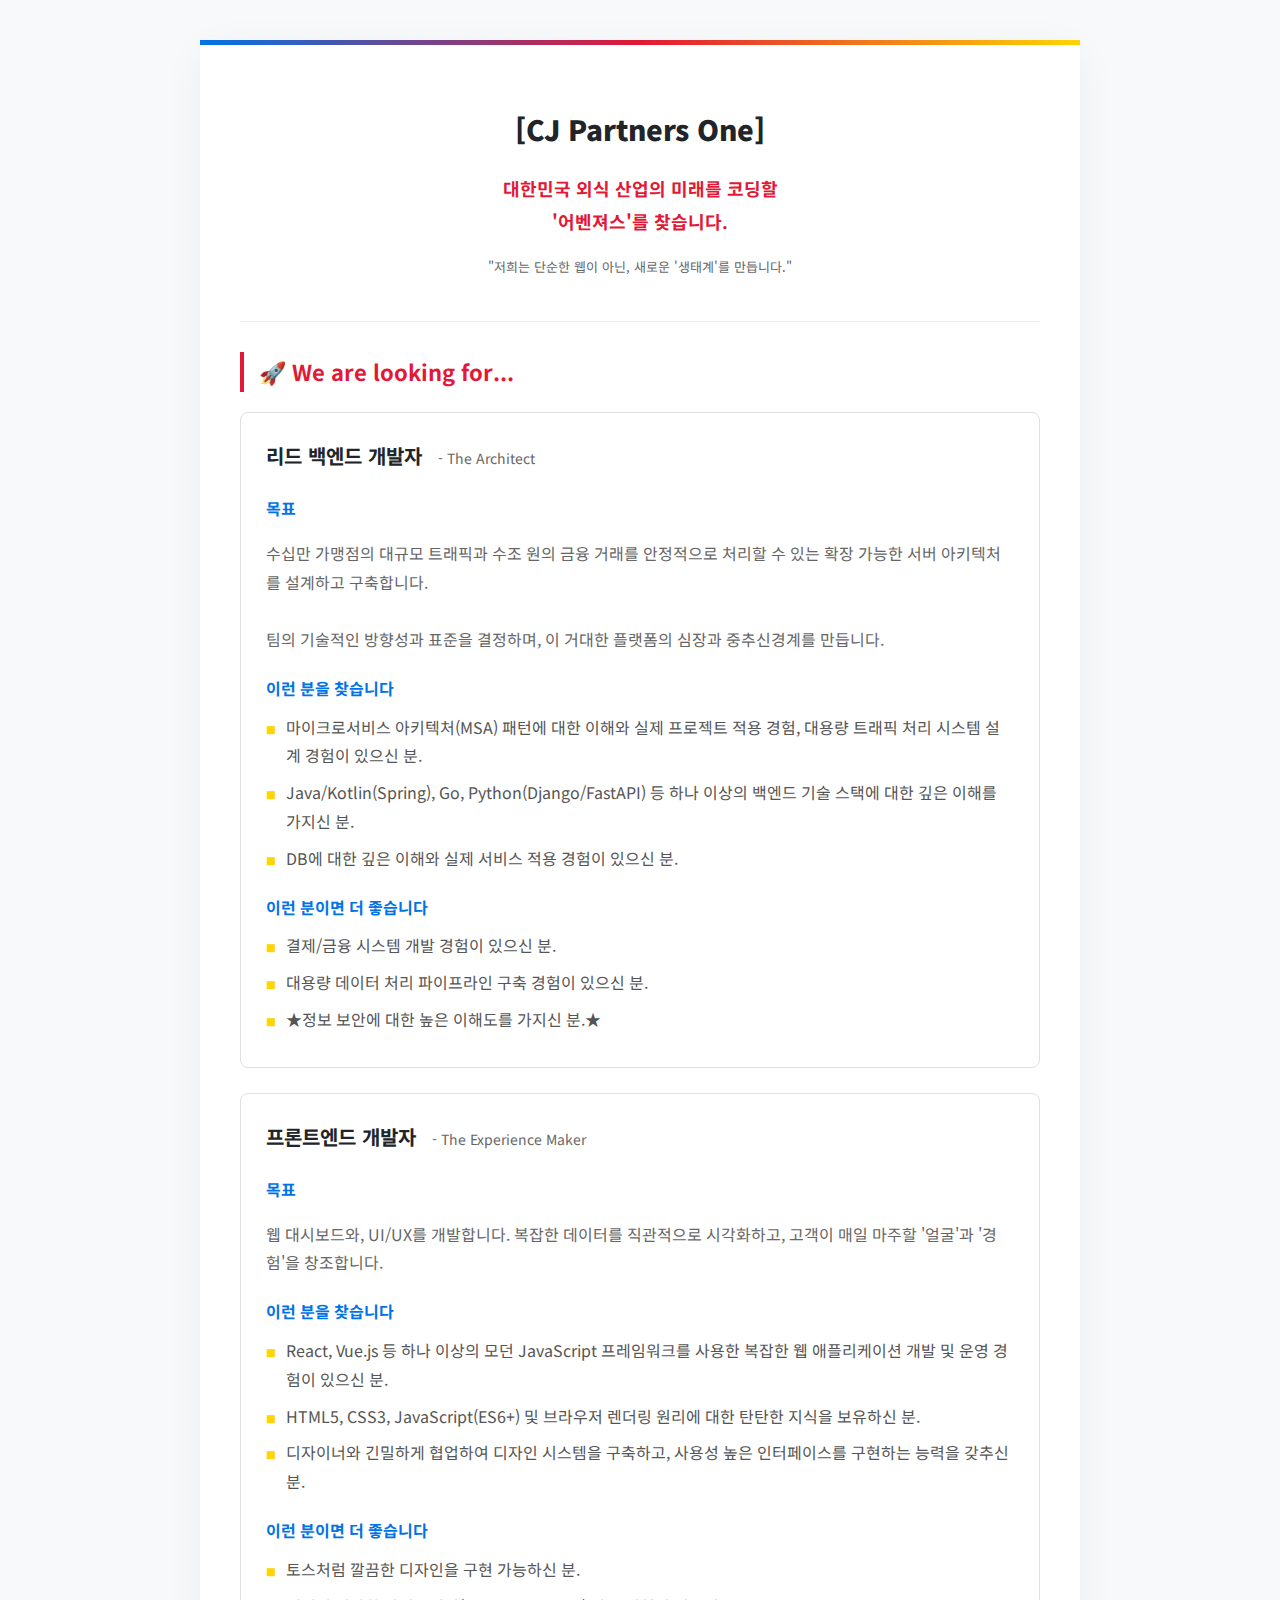
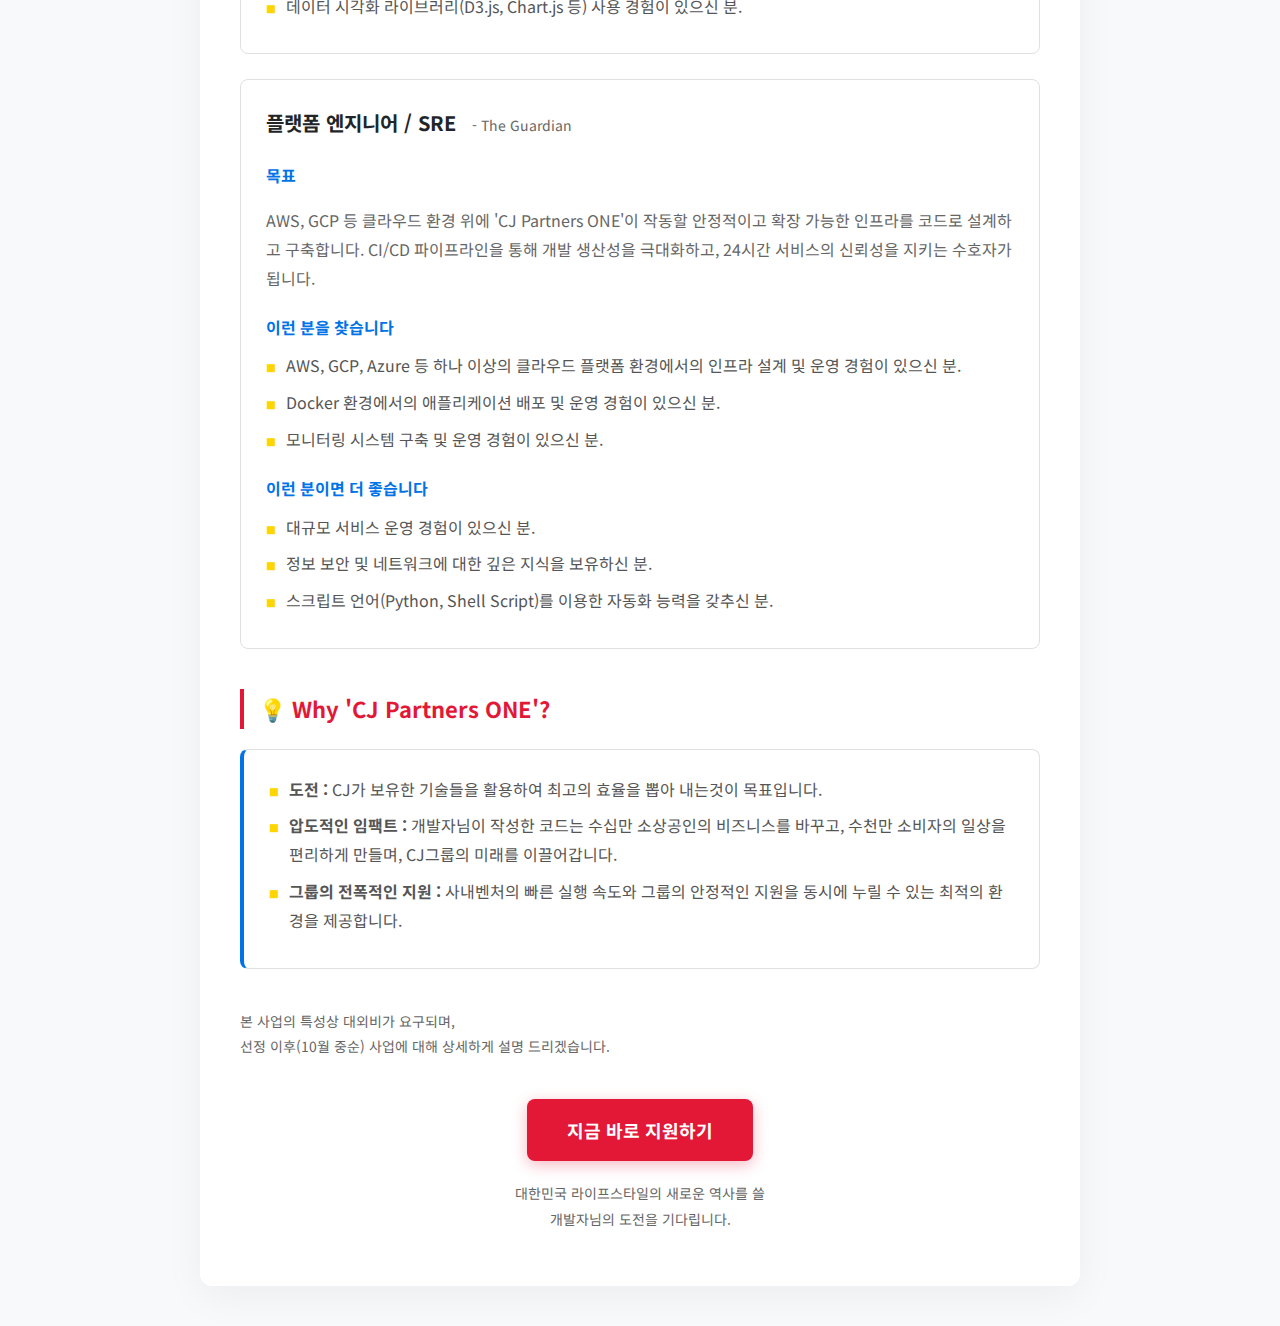
<file: index3.html>
<!DOCTYPE html>
<html lang="ko">
<head>
    <meta charset="UTF-8">
    <meta name="viewport" content="width=device-width, initial-scale=1.0">
    <title>[CJ그룹 사내벤처] 'CJ Partners ONE' 개발자 모집</title>
    <meta property="og:title" content="[CJ그룹 사내벤처] 'CJ Partners ONE' 개발자 모집" />
    <meta property="og:description" content="대한민국 외식 산업의 미래를 함께 코딩할 개발자를 찾습니다." />
    <meta property="og:image" content="https://CJPartnersOne.github.io/file_0000000024d461fa8c92a7643abecbec.png" />
    <meta property="og:url" content="https://CJPartnersOne.github.io/" />
    <meta property="og:type" content="website" /> 
    <style>
        @import url('https://fonts.googleapis.com/css2?family=Noto+Sans+KR:wght@400;700;900&display=swap');

        :root {
            --cj-red: #e21836;
            --cj-yellow: #ffd500;
            --cj-blue: #0073e6;
            --cj-gray: #666666;
            --text-dark: #212529;
        }

        body {
            font-family: 'Noto Sans KR', sans-serif;
            line-height: 1.8;
            color: var(--text-dark);
            background-color: #f8f9fa;
            margin: 0;
            padding: 0;
            display: flex;
            justify-content: center;
        }

        .container {
            max-width: 800px;
            width: 100%;
            background-color: #ffffff;
            margin: 40px 20px;
            padding: 40px;
            border-radius: 12px;
            box-shadow: 0 10px 40px rgba(0, 0, 0, 0.05);
            border-top: 5px solid;
            border-image: linear-gradient(to right, var(--cj-blue), var(--cj-red), var(--cj-yellow)) 1;
        }

        .header {
            text-align: center;
            border-bottom: 1px solid #eee;
            padding-bottom: 30px;
            margin-bottom: 30px;
        }

        .header h1 {
            font-size: 28px;
            font-weight: 900;
            margin-bottom: 10px;
            color: var(--text-dark);
        }

        .header .subtitle {
            font-size: 18px;
            color: var(--cj-red);
            font-weight: 700;
        }

        .section {
            margin-bottom: 40px;
        }

        .section h2 {
            font-size: 22px;
            font-weight: 700;
            color: var(--cj-red);
            border-left: 4px solid var(--cj-red);
            padding-left: 15px;
            margin-bottom: 20px;
        }

        .job-card {
            border: 1px solid #e0e0e0;
            border-radius: 8px;
            margin-bottom: 25px;
            padding: 25px;
            transition: box-shadow 0.3s ease, transform 0.3s ease;
        }
        
        .job-card:hover {
            transform: translateY(-5px);
            box-shadow: 0 12px 30px rgba(0, 0, 0, 0.08);
        }

        .job-card .position {
            font-size: 20px;
            font-weight: 700;
            color: var(--text-dark);
            margin-bottom: 15px;
        }
        
        .job-card .position .tag {
            font-size: 14px;
            font-weight: 400;
            color: var(--cj-gray);
            margin-left: 10px;
        }

        .job-card h3 {
            font-size: 16px;
            font-weight: 700;
            color: var(--cj-blue); /* Blue for sub-headers */
            margin-top: 20px;
            margin-bottom: 10px;
        }

        .job-card ul {
            list-style-type: none;
            padding-left: 0;
            margin: 0;
        }

        .job-card li {
            position: relative;
            padding-left: 20px;
            margin-bottom: 8px;
            color: #555;
        }

        .job-card li::before {
            content: '■';
            position: absolute;
            left: 0;
            color: var(--cj-yellow); /* Yellow for accents */
            font-size: 10px;
            top: 8px;
        }
        
        .footer {
            text-align: center;
            margin-top: 40px;
        }

        .apply-button {
            display: inline-block;
            background-color: var(--cj-red);
            color: #ffffff;
            font-size: 18px;
            font-weight: 700;
            text-decoration: none;
            padding: 15px 40px;
            border-radius: 8px;
            transition: background-color 0.3s ease, transform 0.2s ease;
            box-shadow: 0 4px 15px rgba(226, 24, 54, 0.3);
        }

        .apply-button:hover {
            background-color: #c4142f;
            transform: translateY(-3px);
            box-shadow: 0 6px 20px rgba(226, 24, 54, 0.4);
        }
        
        @media (max-width: 600px) {
            .container {
                margin: 20px 10px;
                padding: 25px;
                border-top-width: 4px;
            }
            .header h1 {
                font-size: 24px;
            }
            .header .subtitle {
                font-size: 16px;
            }
        }

    </style>
</head>
<body>

    <div class="container">
        <div class="header">
            <h1>[CJ Partners One]</h1>
            <p class="subtitle">대한민국 외식 산업의 미래를 코딩할<br>
                '어벤져스'를 찾습니다.</p>
            <p style="color: var(--cj-gray); font-size: 13px;">"저희는 단순한 웹이 아닌, 새로운 '생태계'를 만듭니다."</p>
        </div>

        <div class="section">
            <h2>🚀 We are looking for...</h2>
            
            <div class="job-card">
                <div class="position">리드 백엔드 개발자 <span class="tag">- The Architect</span></div>
                <h3>목표</h3>
                <p style="color: var(--cj-gray);">수십만 가맹점의 대규모 트래픽과 수조 원의 금융 거래를 안정적으로 처리할 수 있는 확장 가능한 서버 아키텍처를 설계하고 구축합니다.<br><br>
                    팀의 기술적인 방향성과 표준을 결정하며, 이 거대한 플랫폼의 심장과 중추신경계를 만듭니다.</p>
                <h3>이런 분을 찾습니다</h3>
                <ul>
                    <li>마이크로서비스 아키텍처(MSA) 패턴에 대한 이해와 실제 프로젝트 적용 경험, 대용량 트래픽 처리 시스템 설계 경험이 있으신 분.</li>
                    <li>Java/Kotlin(Spring), Go, Python(Django/FastAPI) 등 하나 이상의 백엔드 기술 스택에 대한 깊은 이해를 가지신 분.</li>
                    <li>DB에 대한 깊은 이해와 실제 서비스 적용 경험이 있으신 분.</li>
                </ul>
                <h3>이런 분이면 더 좋습니다</h3>
                <ul>
                    <li>결제/금융 시스템 개발 경험이 있으신 분.</li>
                    <li>대용량 데이터 처리 파이프라인 구축 경험이 있으신 분.</li>
                    <li>★정보 보안에 대한 높은 이해도를 가지신 분.★</li>
                </ul>
            </div>

            <div class="job-card">
                <div class="position">프론트엔드 개발자 <span class="tag">- The Experience Maker</span></div>
                <h3>목표</h3>
                <p style="color: var(--cj-gray);">웹 대시보드와, UI/UX를 개발합니다. 복잡한 데이터를 직관적으로 시각화하고, 고객이 매일 마주할 '얼굴'과 '경험'을 창조합니다.</p>
                <h3>이런 분을 찾습니다</h3>
                <ul>
                    <li>React, Vue.js 등 하나 이상의 모던 JavaScript 프레임워크를 사용한 복잡한 웹 애플리케이션 개발 및 운영 경험이 있으신 분.</li>
                    <li>HTML5, CSS3, JavaScript(ES6+) 및 브라우저 렌더링 원리에 대한 탄탄한 지식을 보유하신 분.</li>
                    <li>디자이너와 긴밀하게 협업하여 디자인 시스템을 구축하고, 사용성 높은 인터페이스를 구현하는 능력을 갖추신 분.</li>
                </ul>
                <h3>이런 분이면 더 좋습니다</h3>
                <ul>
                    <li>토스처럼 깔끔한 디자인을 구현 가능하신 분.</li>
                    <li>데이터 시각화 라이브러리(D3.js, Chart.js 등) 사용 경험이 있으신 분.</li>
                </ul>
            </div>

            <div class="job-card">
                <div class="position">플랫폼 엔지니어 / SRE <span class="tag">- The Guardian</span></div>
                <h3>목표</h3>
                <p style="color: var(--cj-gray);">AWS, GCP 등 클라우드 환경 위에 'CJ Partners ONE'이 작동할 안정적이고 확장 가능한 인프라를 코드로 설계하고 구축합니다. CI/CD 파이프라인을 통해 개발 생산성을 극대화하고, 24시간 서비스의 신뢰성을 지키는 수호자가 됩니다.</p>
                <h3>이런 분을 찾습니다</h3>
                <ul>
                    <li>AWS, GCP, Azure 등 하나 이상의 클라우드 플랫폼 환경에서의 인프라 설계 및 운영 경험이 있으신 분.</li>
                    <li>Docker 환경에서의 애플리케이션 배포 및 운영 경험이 있으신 분.</li>
                    <li>모니터링 시스템 구축 및 운영 경험이 있으신 분.</li>
                </ul>
                <h3>이런 분이면 더 좋습니다</h3>
                <ul>
                    <li>대규모 서비스 운영 경험이 있으신 분.</li>
                    <li>정보 보안 및 네트워크에 대한 깊은 지식을 보유하신 분.</li>
                    <li>스크립트 언어(Python, Shell Script)를 이용한 자동화 능력을 갖추신 분.</li>
                </ul>
            </div>
        </div>

        <div class="section">
            <h2>💡 Why 'CJ Partners ONE'?</h2>
            <div class="job-card" style="border-left: 4px solid var(--cj-blue);">
                <ul>
                    <li><strong>도전 :</strong> CJ가 보유한 기술들을 활용하여 최고의 효율을 뽑아 내는것이 목표입니다.</li>
                    <li><strong>압도적인 임팩트 :</strong> 개발자님이 작성한 코드는 수십만 소상공인의 비즈니스를 바꾸고, 수천만 소비자의 일상을 편리하게 만들며, CJ그룹의 미래를 이끌어갑니다.</li>
                    <li><strong>그룹의 전폭적인 지원 :</strong> 사내벤처의 빠른 실행 속도와 그룹의 안정적인 지원을 동시에 누릴 수 있는 최적의 환경을 제공합니다. </li>
                </ul>
            </div>
        </div>
        <p style="font-size: 14px; color: var(--cj-gray); margin-top: 20px;">본 사업의 특성상 대외비가 요구되며,<br>선정 이후(10월 중순) 사업에 대해 상세하게 설명 드리겠습니다.</p>
        <div class="footer">
            <a href="https://docs.google.com/forms/d/e/1FAIpQLSemQhnDNmN1Q8yG0sLjPwRQdyHV-Xg7cfRHMjyNQ-ygq1zESg/viewform?usp=dialog" class="apply-button" target="_blank" rel="noopener noreferrer">
                지금 바로 지원하기
            </a>
            <p style="font-size: 14px; color: var(--cj-gray); margin-top: 20px;">대한민국 라이프스타일의 새로운 역사를 쓸<br>개발자님의 도전을 기다립니다.</p>
        </div>
    </div>

</body>
</html>
</file>
